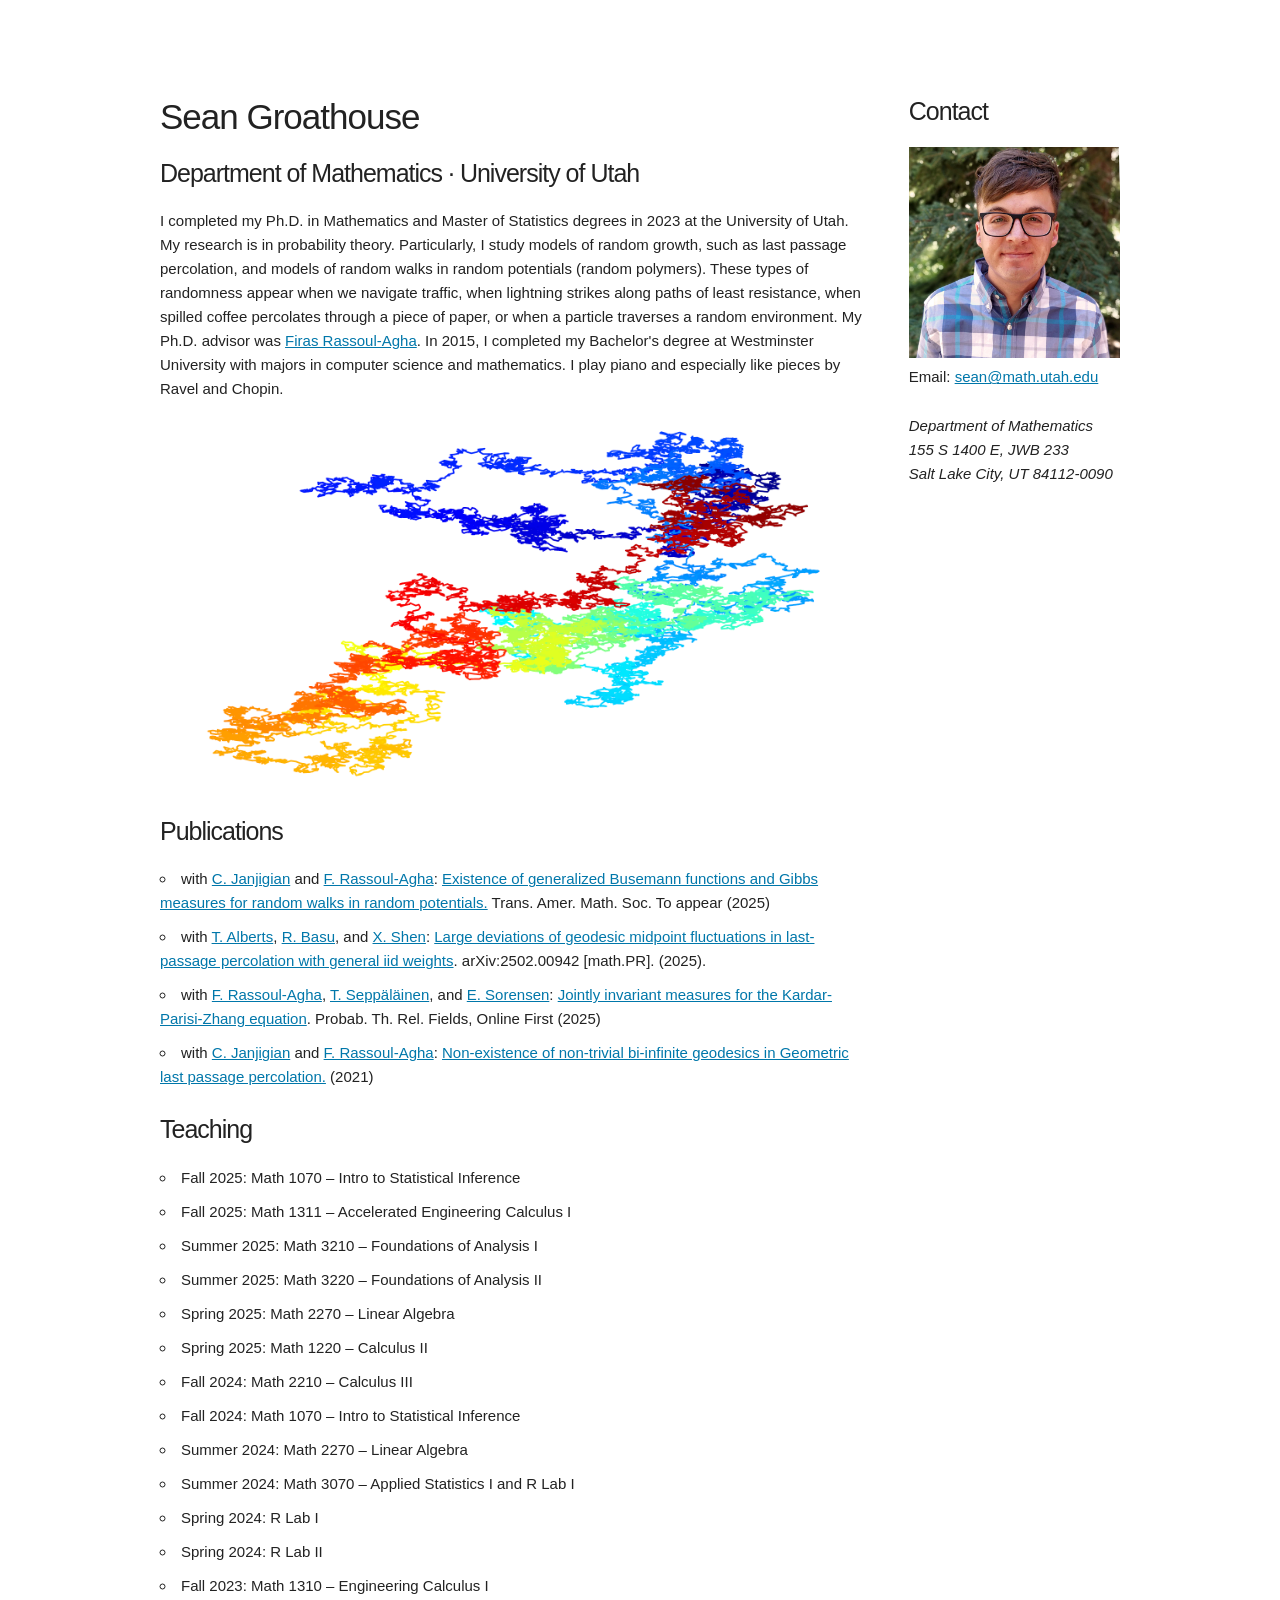
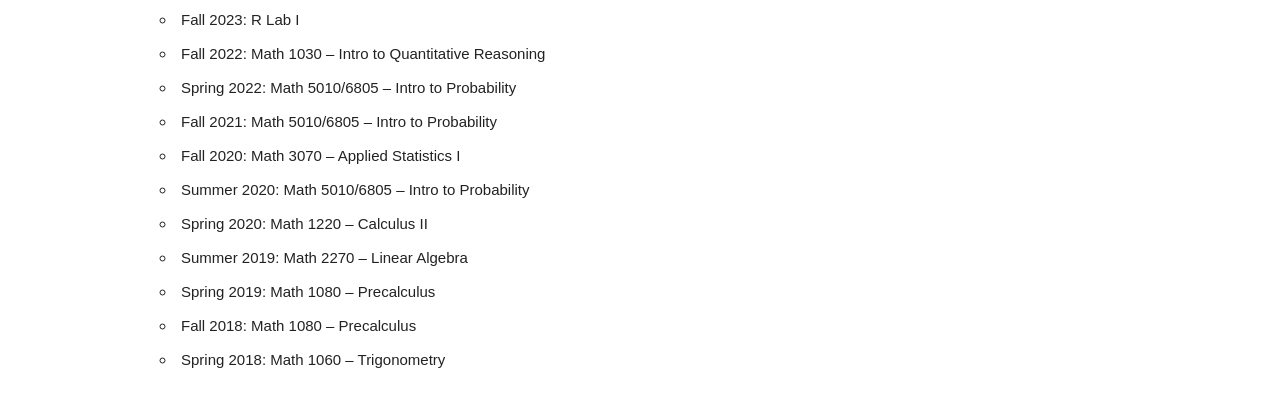
<file: index.html>
<!DOCTYPE html>
<html lang="en">
<head>

  <meta charset="utf-8">
  <title>Sean Groathouse</title>
  <meta name="description" content="Departmental site for Sean Groathouse">
  <meta name="author" content="Sean Groathouse">

  <!-- Mobile Specific Metas -->
  <meta name="viewport" content="width=device-width, initial-scale=1">

  <link rel="stylesheet" href="css/normalize.css">
  <link rel="stylesheet" href="css/skeleton.css">
  
<style>
  a {
    color: #0077AA;
  }

  a:hover,
  a:focus {
    color: #005A8C;
    text-decoration: underline;
  }

  a:focus {
    outline: 2px solid #005A8C;
    outline-offset: 2px;
  }
  
  .subtitle {
    font-size: 2.5rem;
    color: #444;
    margin-top: -0.5rem;
  }
  
  h1 {
    font-size: 3.5rem;
  }
  
  h2 {
    font-size: 2.5rem;
  }
  
  body {
    font-family: Arial, Helvetica, sans-serif;
  }
  </style>
  
  <!-- FONT -->
  <link href="//fonts.googleapis.com/css?family=Raleway:400,300,600" rel="stylesheet" type="text/css">
  <link rel="stylesheet" href="https://fonts.googleapis.com/css?family=Raleway:400,300,600">
  
  <link rel="icon" type="image/png" href="favicon.png">

</head>
<body>

  <main class="container">
    <div class="row">
      <div class="nine columns" style="margin-top: 10%">
        <header>
		  <h1>Sean Groathouse</h1>
		  <h2>Department of Mathematics &middot; University of Utah</h2>
		</header>
		
		<p>
	    I completed my Ph.D. in Mathematics and Master of Statistics degrees in 2023 at the University of Utah. My research is in probability theory. Particularly, I study models of random growth, such as last passage percolation, and models of random walks in random potentials (random polymers). These types of randomness appear when we navigate traffic, when lightning strikes along paths of least resistance, when spilled coffee percolates through a piece of paper, or when a particle traverses a random environment. My Ph.D. advisor was <a href="http://www.math.utah.edu/~firas/">Firas Rassoul-Agha</a>.  In 2015, I completed my Bachelor's degree at Westminster University with majors in computer science and mathematics. I play piano and especially like pieces by Ravel and Chopin.  
		</p>
		
		
		<figure>
		<img src="img/bm2d.png" alt="An illustration of a sample path of a two-dimensional Brownian motion" title="A sample path of a two-dimensional Brownian motion" class="u-max-full-width"  /> 
		</figure>
		
		<section aria-labelledby="publications">
		<h2 id="publications">Publications</h2>
		
		<ul>
		  <li> with <a href="https://www.math.purdue.edu/~cjanjigi/">C. Janjigian</a> and <a href="http://www.math.utah.edu/~firas/">F. Rassoul-Agha</a>: <a href="https://arxiv.org/abs/2306.17714">Existence of generalized Busemann functions and Gibbs measures for random walks in random potentials.</a> Trans. Amer. Math. Soc. To appear (2025)  </li>
		  <li> with <a href="https://www.math.utah.edu/~alberts/">T. Alberts</a>, <a href="https://home.icts.res.in/~rbasu/">R. Basu</a>, and <a href="https://www.xshen.org/">X. Shen</a>: <a href="https://arxiv.org/abs/2502.00942">Large deviations of geodesic midpoint fluctuations in last-passage percolation with general iid weights</a>. arXiv:2502.00942 [math.PR]. (2025).
		  <li> with <a href="http://www.math.utah.edu/~firas/">F. Rassoul-Agha</a>, <a href="http://www.math.wisc.edu/~seppalai/">T. Sepp&auml;l&auml;inen</a>, and <a href="https://sites.google.com/view/evan-sorensen">E. Sorensen</a>: <a href="https://arxiv.org/abs/2309.17276">Jointly invariant measures for the Kardar-Parisi-Zhang equation</a>. Probab. Th. Rel. Fields, Online First (2025)  </li>
		  <li> with <a href="https://www.math.purdue.edu/~cjanjigi/">C. Janjigian</a> and <a href="http://www.math.utah.edu/~firas/">F. Rassoul-Agha</a>: <a href="https://arxiv.org/abs/2112.00161">Non-existence of non-trivial bi-infinite geodesics in Geometric last passage percolation.</a> (2021) </li>
		</ul>
		</section>
		
	
		<section aria-labelledby="teaching">
        <h2 id="teaching">Teaching</h2>
		<ul>
		  <li>Fall 2025: Math 1070 &ndash; Intro to Statistical Inference  </li>
		  <li>Fall 2025: Math 1311 &ndash; Accelerated Engineering Calculus I </li>
		  <li>Summer 2025: Math 3210 &ndash; Foundations of Analysis I  </li>
		  <li>Summer 2025: Math 3220 &ndash; Foundations of Analysis II  </li>
		  <li>Spring 2025: Math 2270 &ndash; Linear Algebra  </li>
		  <li>Spring 2025: Math 1220 &ndash; Calculus II </li>
		  <li> Fall 2024: Math 2210 &ndash; Calculus III  </li>
		  <li> Fall 2024: Math 1070 &ndash; Intro to Statistical Inference  </li>
		  <li> Summer 2024:  Math 2270 &ndash; Linear Algebra  </li>
		  <li> Summer 2024:  Math 3070 &ndash; Applied Statistics I and R Lab I  </li>
		  <li> Spring 2024:  R Lab I </li>
		  <li> Spring 2024:  R Lab II </li>
		  <li> Fall 2023: Math 1310 &ndash; Engineering Calculus I  </li> <!--Here is our <a href="https://utah.instructure.com/courses/">Canvas page</a>.--> </li>
		  <li> Fall 2023: R Lab I </li>
		  <li> Fall 2022: Math 1030 &ndash; Intro to Quantitative Reasoning  </li>
		  <li> Spring 2022:  Math 5010/6805 &ndash; Intro to Probability  &nbsp; </li>
		  <li> Fall 2021:  Math 5010/6805 &ndash; Intro to Probability  &nbsp; </li>
		  <li> Fall 2020: Math 3070 &ndash; Applied Statistics I  &nbsp; </li>
		  <li> Summer 2020:  Math 5010/6805 &ndash; Intro to Probability  &nbsp; </li>
		  <li> Spring 2020:  Math 1220 &ndash; Calculus II  &nbsp; </li>
		  <li> Summer 2019:  Math 2270 &ndash; Linear Algebra  &nbsp;  </li>
		  <li> Spring 2019:  Math 1080 &ndash; Precalculus  &nbsp;  </li>
		  <li> Fall 2018:  Math 1080 &ndash; Precalculus  &nbsp; </li>
		  <li> Spring 2018:  Math 1060 &ndash; Trigonometry  &nbsp; </li>
		</ul>
		</section>
      </div>
	  <aside class="three columns" style="margin-top: 10%" aria-labelledby="contact-heading">
	    <h2 id="contact-heading">Contact</h2>
	    <img src="img/profile.jpg" alt="Portrait of Sean Groathouse" class="u-max-full-width" />
	    <p>Email: <a href="mailto:sean@math.utah.edu">sean@math.utah.edu</a></p>
		
		<address>
		  Department of Mathematics <br />
		  155 S 1400 E, JWB 233 <br />
		  Salt Lake City, UT 84112-0090
		</address>
	  </aside>
    </div>
  </main>

</body>
</html>
</file>
<file: css/skeleton.css>
/*
* Skeleton V2.0.4
* Copyright 2014, Dave Gamache
* www.getskeleton.com
* Free to use under the MIT license.
* http://www.opensource.org/licenses/mit-license.php
* 12/29/2014
*/


/* Table of contents
––––––––––––––––––––––––––––––––––––––––––––––––––
- Grid
- Base Styles
- Typography
- Links
- Buttons
- Forms
- Lists
- Code
- Tables
- Spacing
- Utilities
- Clearing
- Media Queries
*/


/* Grid
–––––––––––––––––––––––––––––––––––––––––––––––––– */
.container {
  position: relative;
  width: 100%;
  max-width: 960px;
  margin: 0 auto;
  padding: 0 20px;
  box-sizing: border-box; }
.column,
.columns {
  width: 100%;
  float: left;
  box-sizing: border-box; }

/* For devices larger than 400px */
@media (min-width: 400px) {
  .container {
    width: 85%;
    padding: 0; }
}

/* For devices larger than 550px */
@media (min-width: 550px) {
  .container {
    width: 80%; }
  .column,
  .columns {
    margin-left: 4%; }
  .column:first-child,
  .columns:first-child {
    margin-left: 0; }

  .one.column,
  .one.columns                    { width: 4.66666666667%; }
  .two.columns                    { width: 13.3333333333%; }
  .three.columns                  { width: 22%;            }
  .four.columns                   { width: 30.6666666667%; }
  .five.columns                   { width: 39.3333333333%; }
  .six.columns                    { width: 48%;            }
  .seven.columns                  { width: 56.6666666667%; }
  .eight.columns                  { width: 65.3333333333%; }
  .nine.columns                   { width: 74.0%;          }
  .ten.columns                    { width: 82.6666666667%; }
  .eleven.columns                 { width: 91.3333333333%; }
  .twelve.columns                 { width: 100%; margin-left: 0; }

  .one-third.column               { width: 30.6666666667%; }
  .two-thirds.column              { width: 65.3333333333%; }

  .one-half.column                { width: 48%; }

  /* Offsets */
  .offset-by-one.column,
  .offset-by-one.columns          { margin-left: 8.66666666667%; }
  .offset-by-two.column,
  .offset-by-two.columns          { margin-left: 17.3333333333%; }
  .offset-by-three.column,
  .offset-by-three.columns        { margin-left: 26%;            }
  .offset-by-four.column,
  .offset-by-four.columns         { margin-left: 34.6666666667%; }
  .offset-by-five.column,
  .offset-by-five.columns         { margin-left: 43.3333333333%; }
  .offset-by-six.column,
  .offset-by-six.columns          { margin-left: 52%;            }
  .offset-by-seven.column,
  .offset-by-seven.columns        { margin-left: 60.6666666667%; }
  .offset-by-eight.column,
  .offset-by-eight.columns        { margin-left: 69.3333333333%; }
  .offset-by-nine.column,
  .offset-by-nine.columns         { margin-left: 78.0%;          }
  .offset-by-ten.column,
  .offset-by-ten.columns          { margin-left: 86.6666666667%; }
  .offset-by-eleven.column,
  .offset-by-eleven.columns       { margin-left: 95.3333333333%; }

  .offset-by-one-third.column,
  .offset-by-one-third.columns    { margin-left: 34.6666666667%; }
  .offset-by-two-thirds.column,
  .offset-by-two-thirds.columns   { margin-left: 69.3333333333%; }

  .offset-by-one-half.column,
  .offset-by-one-half.columns     { margin-left: 52%; }

}


/* Base Styles
–––––––––––––––––––––––––––––––––––––––––––––––––– */
/* NOTE
html is set to 62.5% so that all the REM measurements throughout Skeleton
are based on 10px sizing. So basically 1.5rem = 15px :) */
html {
  font-size: 62.5%; }
body {
  font-size: 1.5em; /* currently ems cause chrome bug misinterpreting rems on body element */
  line-height: 1.6;
  font-weight: 400;
  font-family: "Raleway", "HelveticaNeue", "Helvetica Neue", Helvetica, Arial, sans-serif;
  color: #222; }


/* Typography
–––––––––––––––––––––––––––––––––––––––––––––––––– */
h1, h2, h3, h4, h5, h6 {
  margin-top: 0;
  margin-bottom: 2rem;
  font-weight: 300; }
h1 { font-size: 4.0rem; line-height: 1.2;  letter-spacing: -.1rem;}
h2 { font-size: 3.6rem; line-height: 1.25; letter-spacing: -.1rem; }
h3 { font-size: 3.0rem; line-height: 1.3;  letter-spacing: -.1rem; }
h4 { font-size: 2.4rem; line-height: 1.35; letter-spacing: -.08rem; }
h5 { font-size: 1.8rem; line-height: 1.5;  letter-spacing: -.05rem; }
h6 { font-size: 1.5rem; line-height: 1.6;  letter-spacing: 0; }

/* Larger than phablet */
@media (min-width: 550px) {
  h1 { font-size: 5.0rem; }
  h2 { font-size: 4.2rem; }
  h3 { font-size: 3.6rem; }
  h4 { font-size: 3.0rem; }
  h5 { font-size: 2.4rem; }
  h6 { font-size: 1.8rem; }
}

p {
  margin-top: 0; }


/* Links
–––––––––––––––––––––––––––––––––––––––––––––––––– */
a {
  color: #1EAEDB; }
a:hover {
  color: #0FA0CE; }


/* Buttons
–––––––––––––––––––––––––––––––––––––––––––––––––– */
.button,
button,
input[type="submit"],
input[type="reset"],
input[type="button"] {
  display: inline-block;
  height: 38px;
  padding: 0 30px;
  color: #555;
  text-align: center;
  font-size: 11px;
  font-weight: 600;
  line-height: 38px;
  letter-spacing: .1rem;
  text-transform: uppercase;
  text-decoration: none;
  white-space: nowrap;
  background-color: transparent;
  border-radius: 4px;
  border: 1px solid #bbb;
  cursor: pointer;
  box-sizing: border-box; }
.button:hover,
button:hover,
input[type="submit"]:hover,
input[type="reset"]:hover,
input[type="button"]:hover,
.button:focus,
button:focus,
input[type="submit"]:focus,
input[type="reset"]:focus,
input[type="button"]:focus {
  color: #333;
  border-color: #888;
  outline: 0; }
.button.button-primary,
button.button-primary,
input[type="submit"].button-primary,
input[type="reset"].button-primary,
input[type="button"].button-primary {
  color: #FFF;
  background-color: #33C3F0;
  border-color: #33C3F0; }
.button.button-primary:hover,
button.button-primary:hover,
input[type="submit"].button-primary:hover,
input[type="reset"].button-primary:hover,
input[type="button"].button-primary:hover,
.button.button-primary:focus,
button.button-primary:focus,
input[type="submit"].button-primary:focus,
input[type="reset"].button-primary:focus,
input[type="button"].button-primary:focus {
  color: #FFF;
  background-color: #1EAEDB;
  border-color: #1EAEDB; }


/* Forms
–––––––––––––––––––––––––––––––––––––––––––––––––– */
input[type="email"],
input[type="number"],
input[type="search"],
input[type="text"],
input[type="tel"],
input[type="url"],
input[type="password"],
textarea,
select {
  height: 38px;
  padding: 6px 10px; /* The 6px vertically centers text on FF, ignored by Webkit */
  background-color: #fff;
  border: 1px solid #D1D1D1;
  border-radius: 4px;
  box-shadow: none;
  box-sizing: border-box; }
/* Removes awkward default styles on some inputs for iOS */
input[type="email"],
input[type="number"],
input[type="search"],
input[type="text"],
input[type="tel"],
input[type="url"],
input[type="password"],
textarea {
  -webkit-appearance: none;
     -moz-appearance: none;
          appearance: none; }
textarea {
  min-height: 65px;
  padding-top: 6px;
  padding-bottom: 6px; }
input[type="email"]:focus,
input[type="number"]:focus,
input[type="search"]:focus,
input[type="text"]:focus,
input[type="tel"]:focus,
input[type="url"]:focus,
input[type="password"]:focus,
textarea:focus,
select:focus {
  border: 1px solid #33C3F0;
  outline: 0; }
label,
legend {
  display: block;
  margin-bottom: .5rem;
  font-weight: 600; }
fieldset {
  padding: 0;
  border-width: 0; }
input[type="checkbox"],
input[type="radio"] {
  display: inline; }
label > .label-body {
  display: inline-block;
  margin-left: .5rem;
  font-weight: normal; }


/* Lists
–––––––––––––––––––––––––––––––––––––––––––––––––– */
ul {
  list-style: circle inside; }
ol {
  list-style: decimal inside; }
ol, ul {
  padding-left: 0;
  margin-top: 0; }
ul ul,
ul ol,
ol ol,
ol ul {
  margin: 1.5rem 0 1.5rem 3rem;
  font-size: 90%; }
li {
  margin-bottom: 1rem; }


/* Code
–––––––––––––––––––––––––––––––––––––––––––––––––– */
code {
  padding: .2rem .5rem;
  margin: 0 .2rem;
  font-size: 90%;
  white-space: nowrap;
  background: #F1F1F1;
  border: 1px solid #E1E1E1;
  border-radius: 4px; }
pre > code {
  display: block;
  padding: 1rem 1.5rem;
  white-space: pre; }


/* Tables
–––––––––––––––––––––––––––––––––––––––––––––––––– */
th,
td {
  padding: 12px 15px;
  text-align: left;
  border-bottom: 1px solid #E1E1E1; }
th:first-child,
td:first-child {
  padding-left: 0; }
th:last-child,
td:last-child {
  padding-right: 0; }


/* Spacing
–––––––––––––––––––––––––––––––––––––––––––––––––– */
button,
.button {
  margin-bottom: 1rem; }
input,
textarea,
select,
fieldset {
  margin-bottom: 1.5rem; }
pre,
blockquote,
dl,
figure,
table,
p,
ul,
ol,
form {
  margin-bottom: 2.5rem; }


/* Utilities
–––––––––––––––––––––––––––––––––––––––––––––––––– */
.u-full-width {
  width: 100%;
  box-sizing: border-box; }
.u-max-full-width {
  max-width: 100%;
  box-sizing: border-box; }
.u-pull-right {
  float: right; }
.u-pull-left {
  float: left; }


/* Misc
–––––––––––––––––––––––––––––––––––––––––––––––––– */
hr {
  margin-top: 3rem;
  margin-bottom: 3.5rem;
  border-width: 0;
  border-top: 1px solid #E1E1E1; }


/* Clearing
–––––––––––––––––––––––––––––––––––––––––––––––––– */

/* Self Clearing Goodness */
.container:after,
.row:after,
.u-cf {
  content: "";
  display: table;
  clear: both; }


/* Media Queries
–––––––––––––––––––––––––––––––––––––––––––––––––– */
/*
Note: The best way to structure the use of media queries is to create the queries
near the relevant code. For example, if you wanted to change the styles for buttons
on small devices, paste the mobile query code up in the buttons section and style it
there.
*/


/* Larger than mobile */
@media (min-width: 400px) {}

/* Larger than phablet (also point when grid becomes active) */
@media (min-width: 550px) {}

/* Larger than tablet */
@media (min-width: 750px) {}

/* Larger than desktop */
@media (min-width: 1000px) {}

/* Larger than Desktop HD */
@media (min-width: 1200px) {}
</file>
